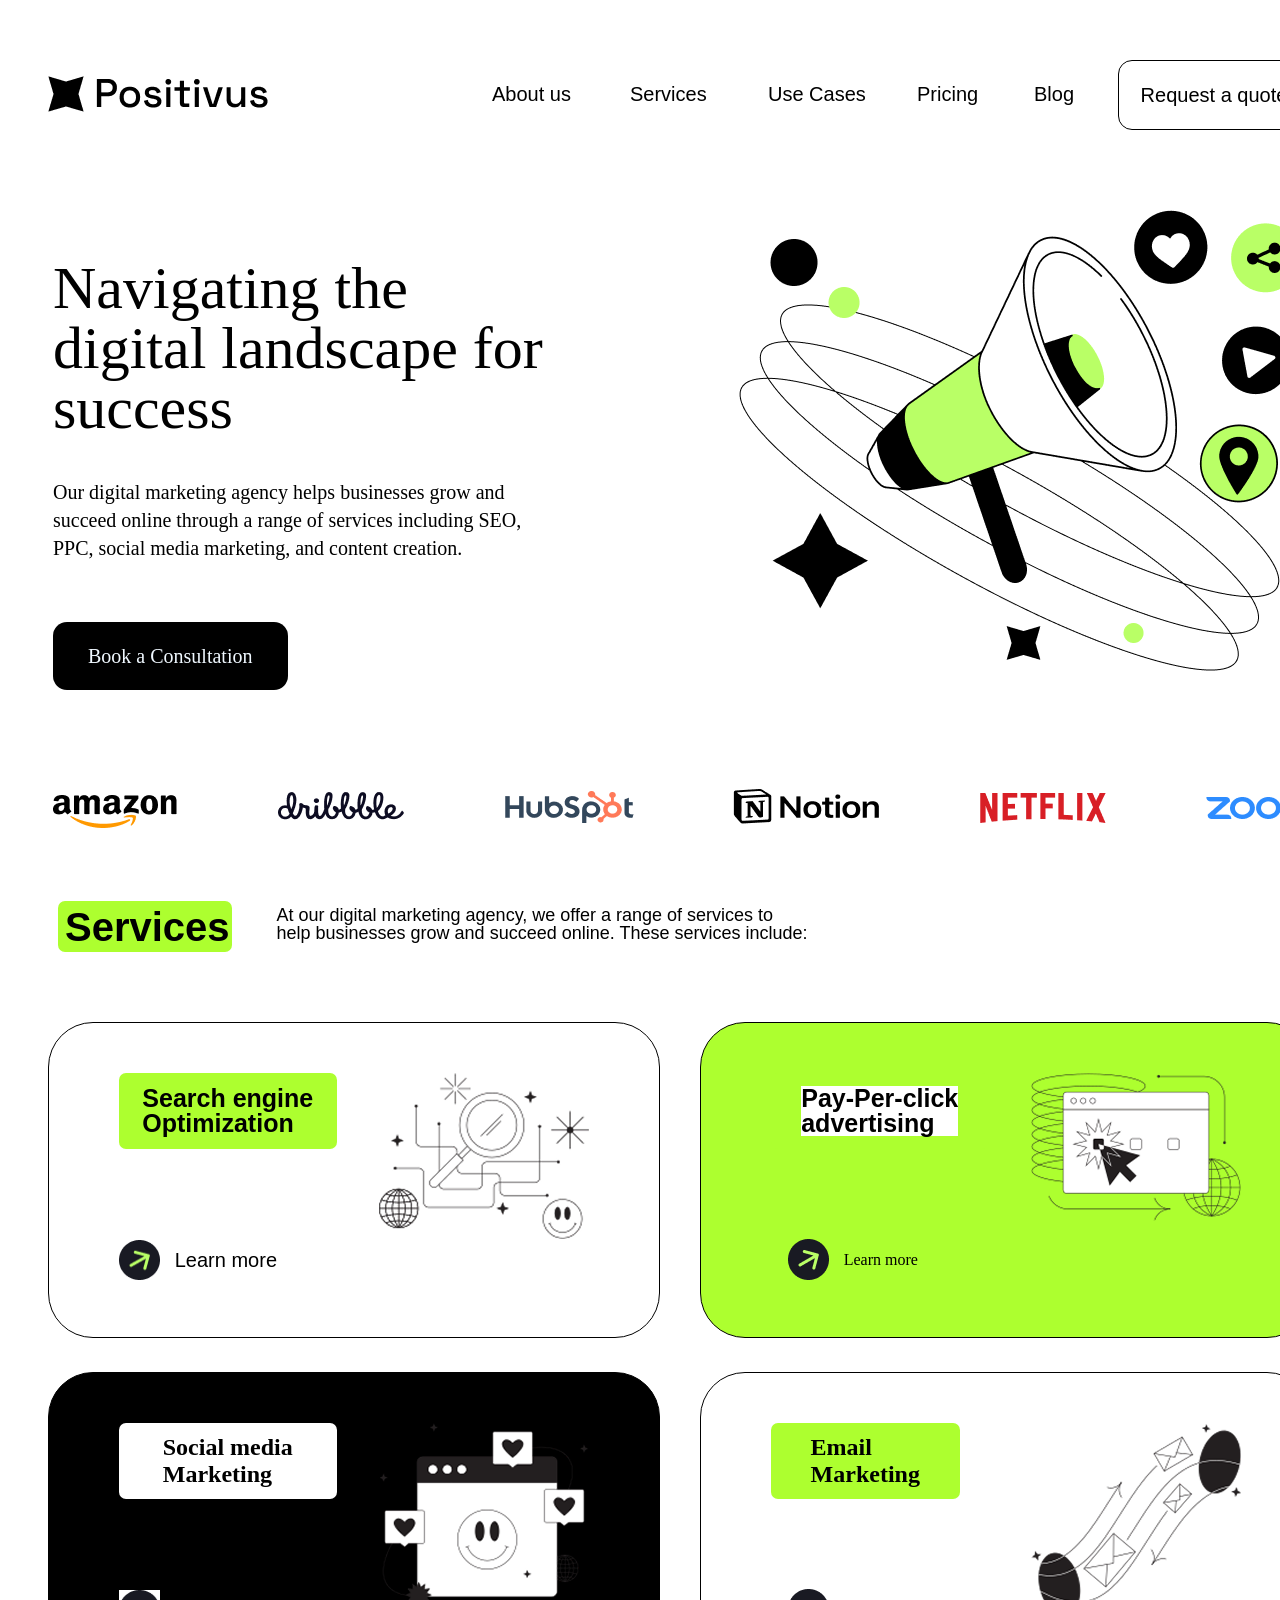
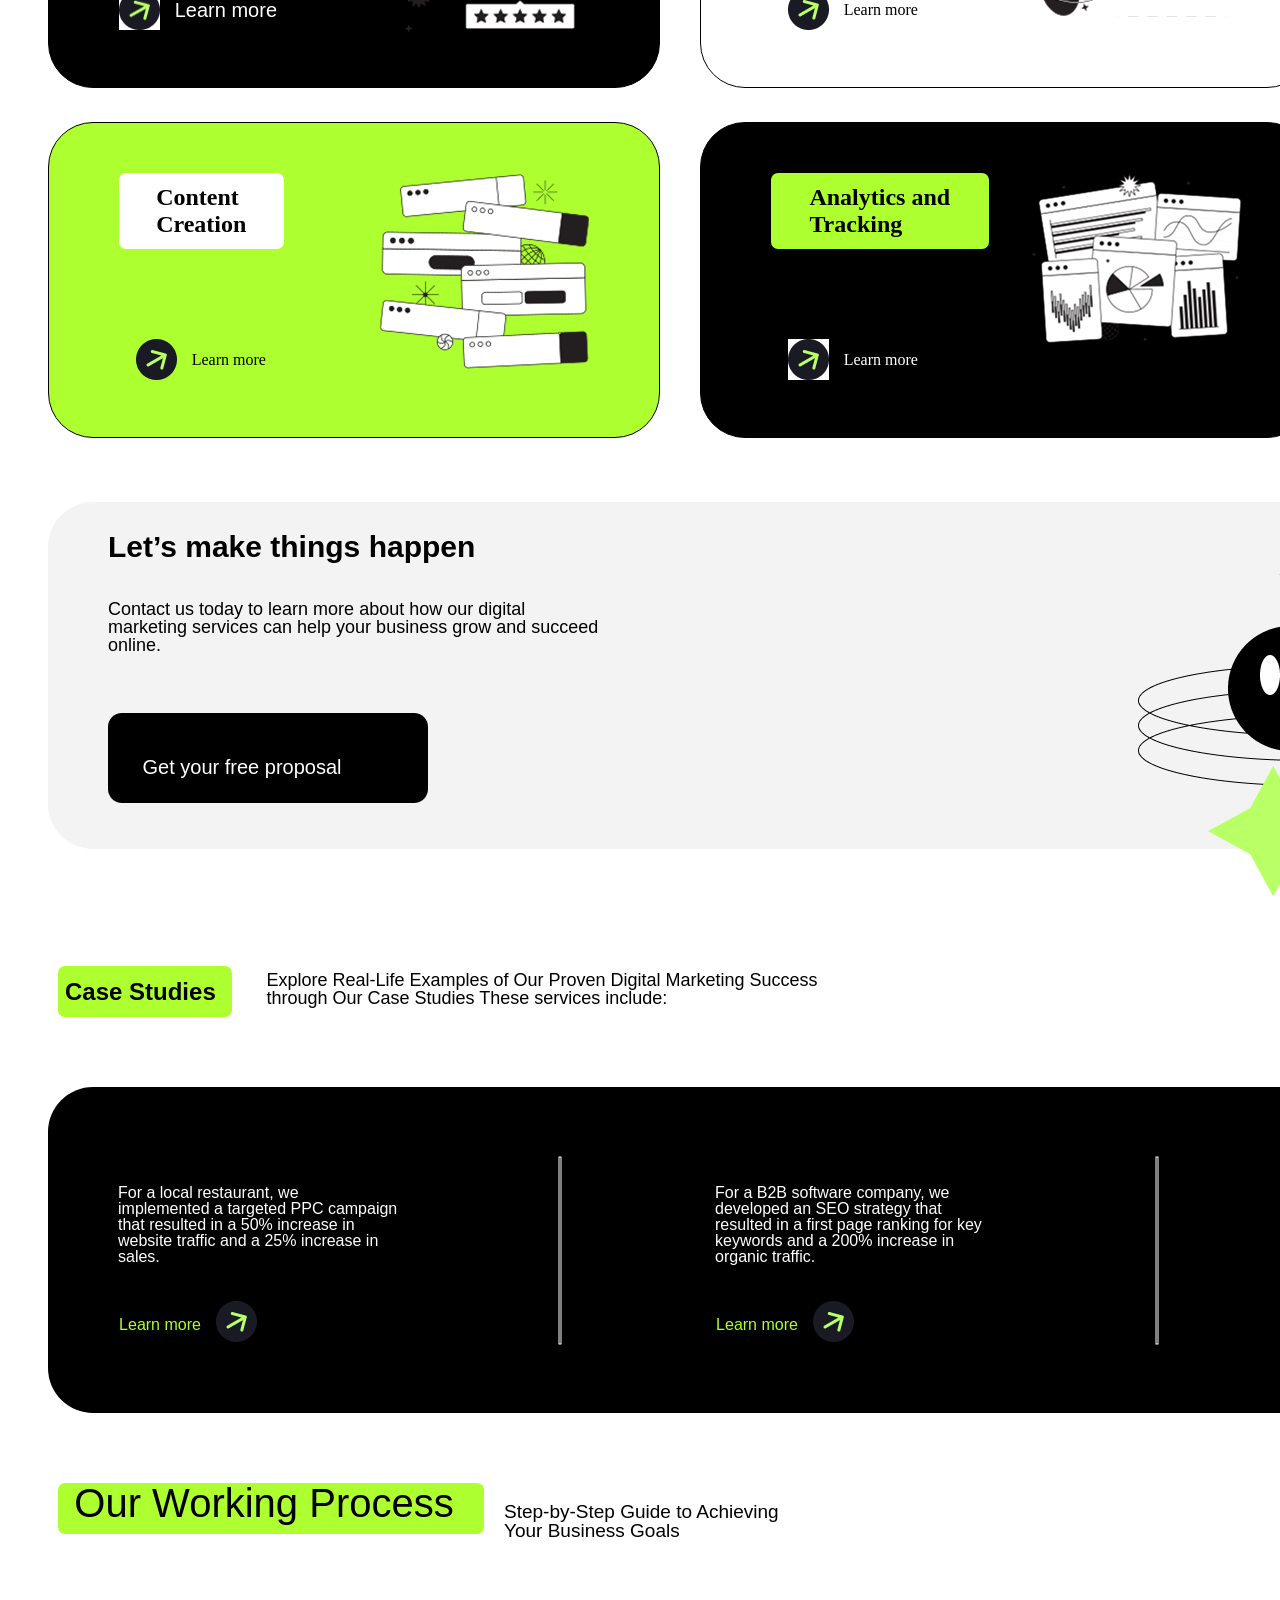
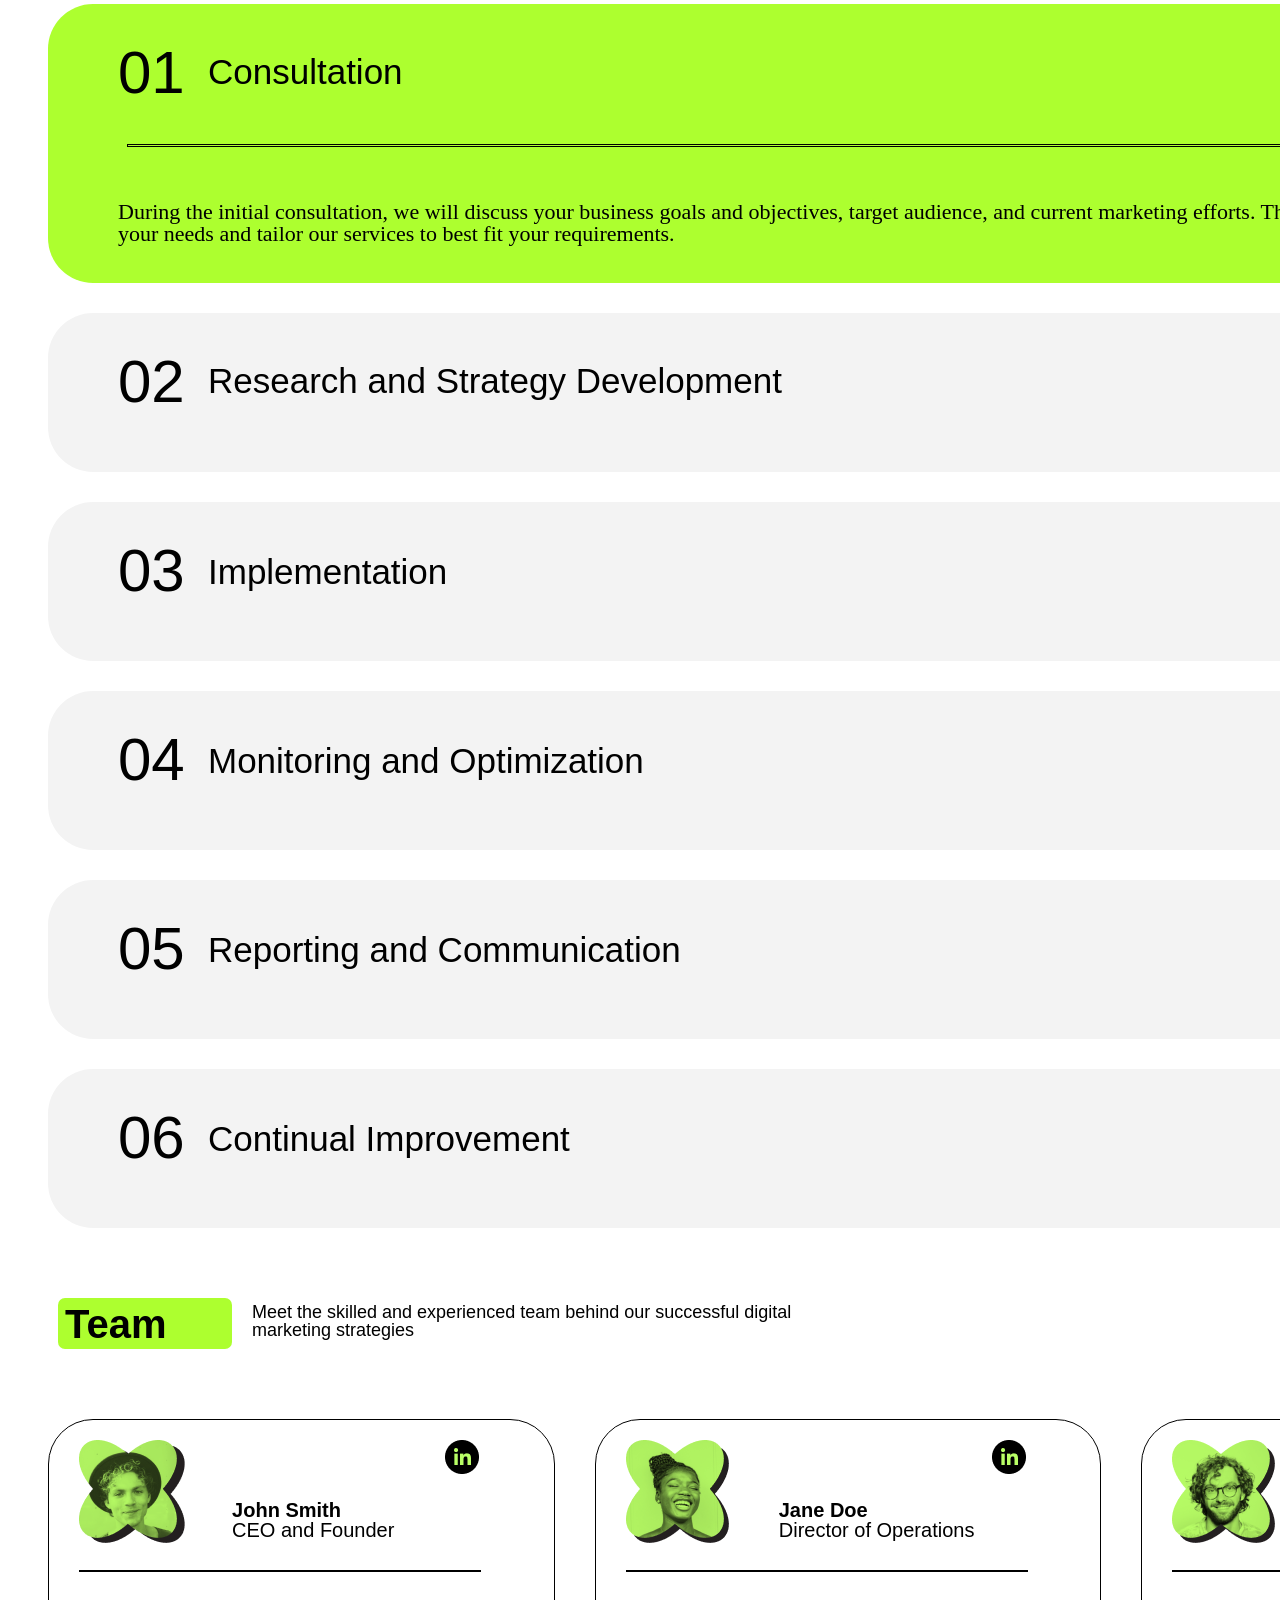
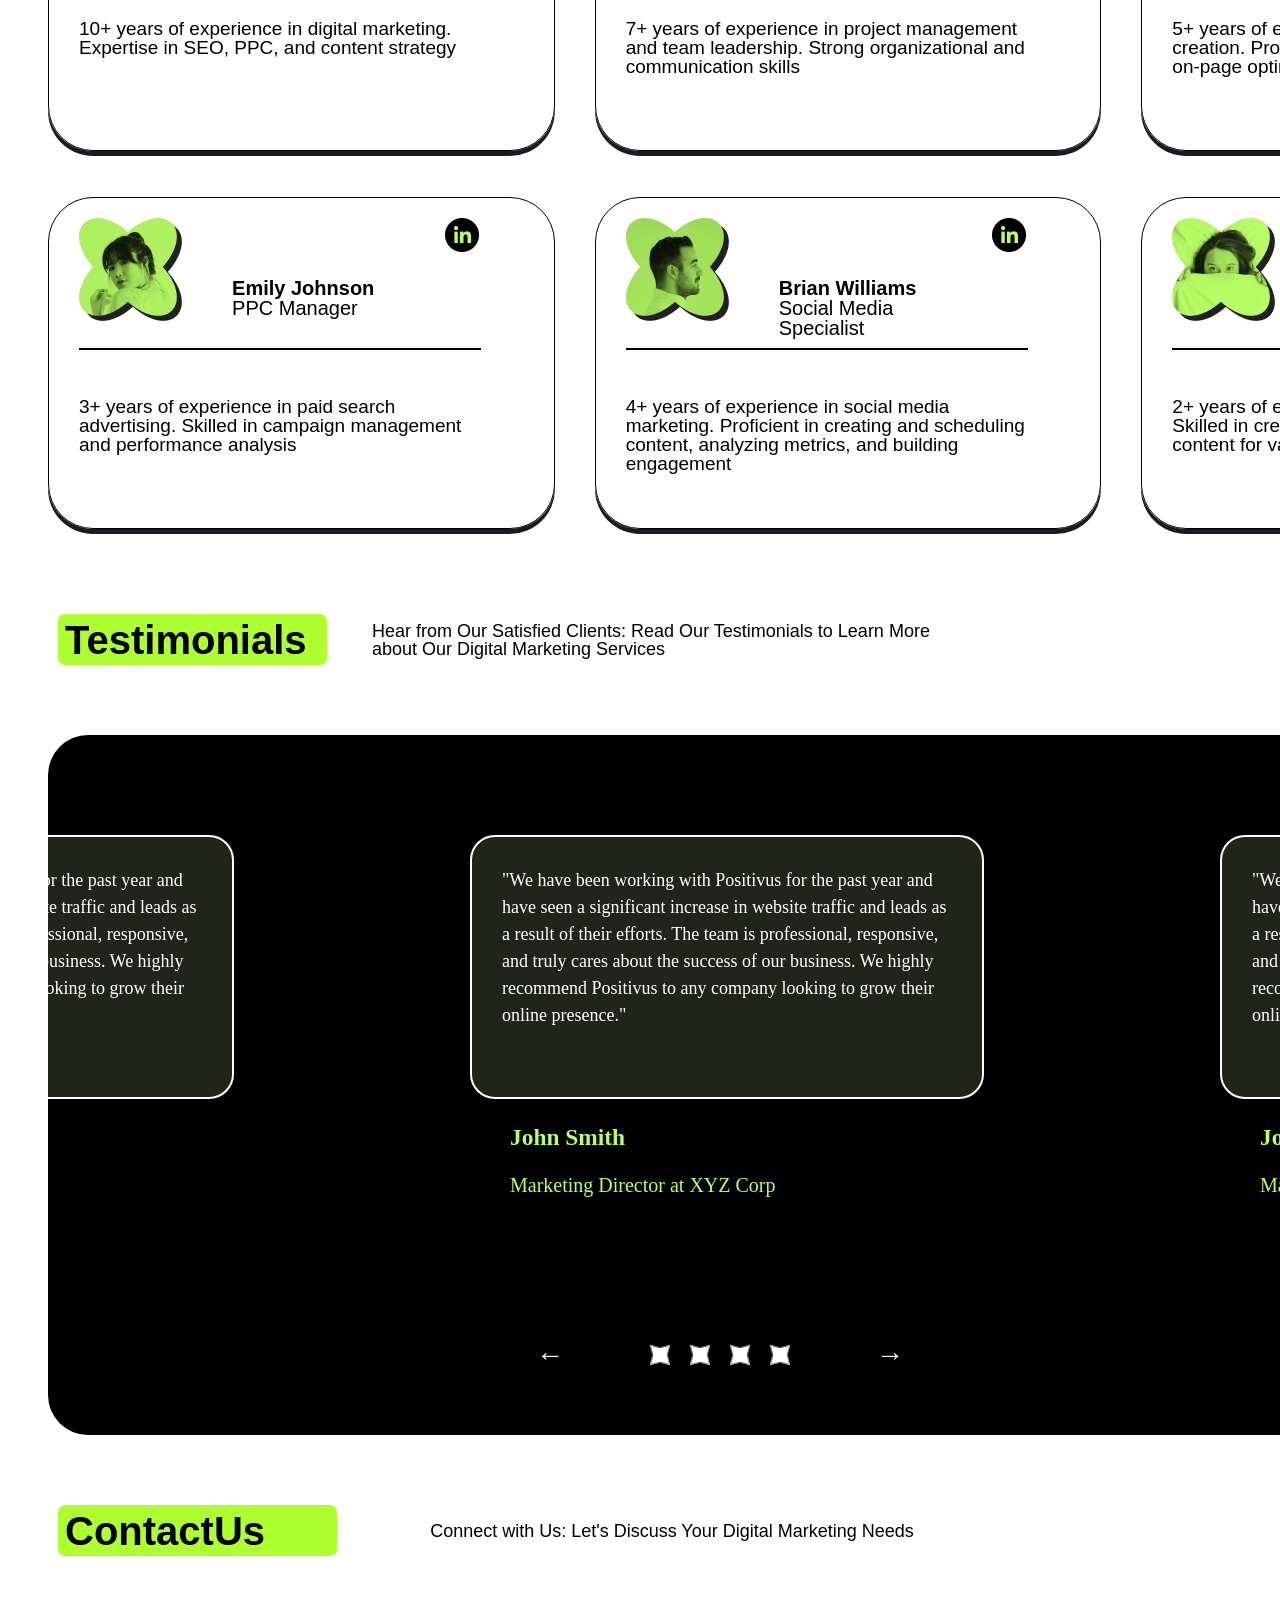
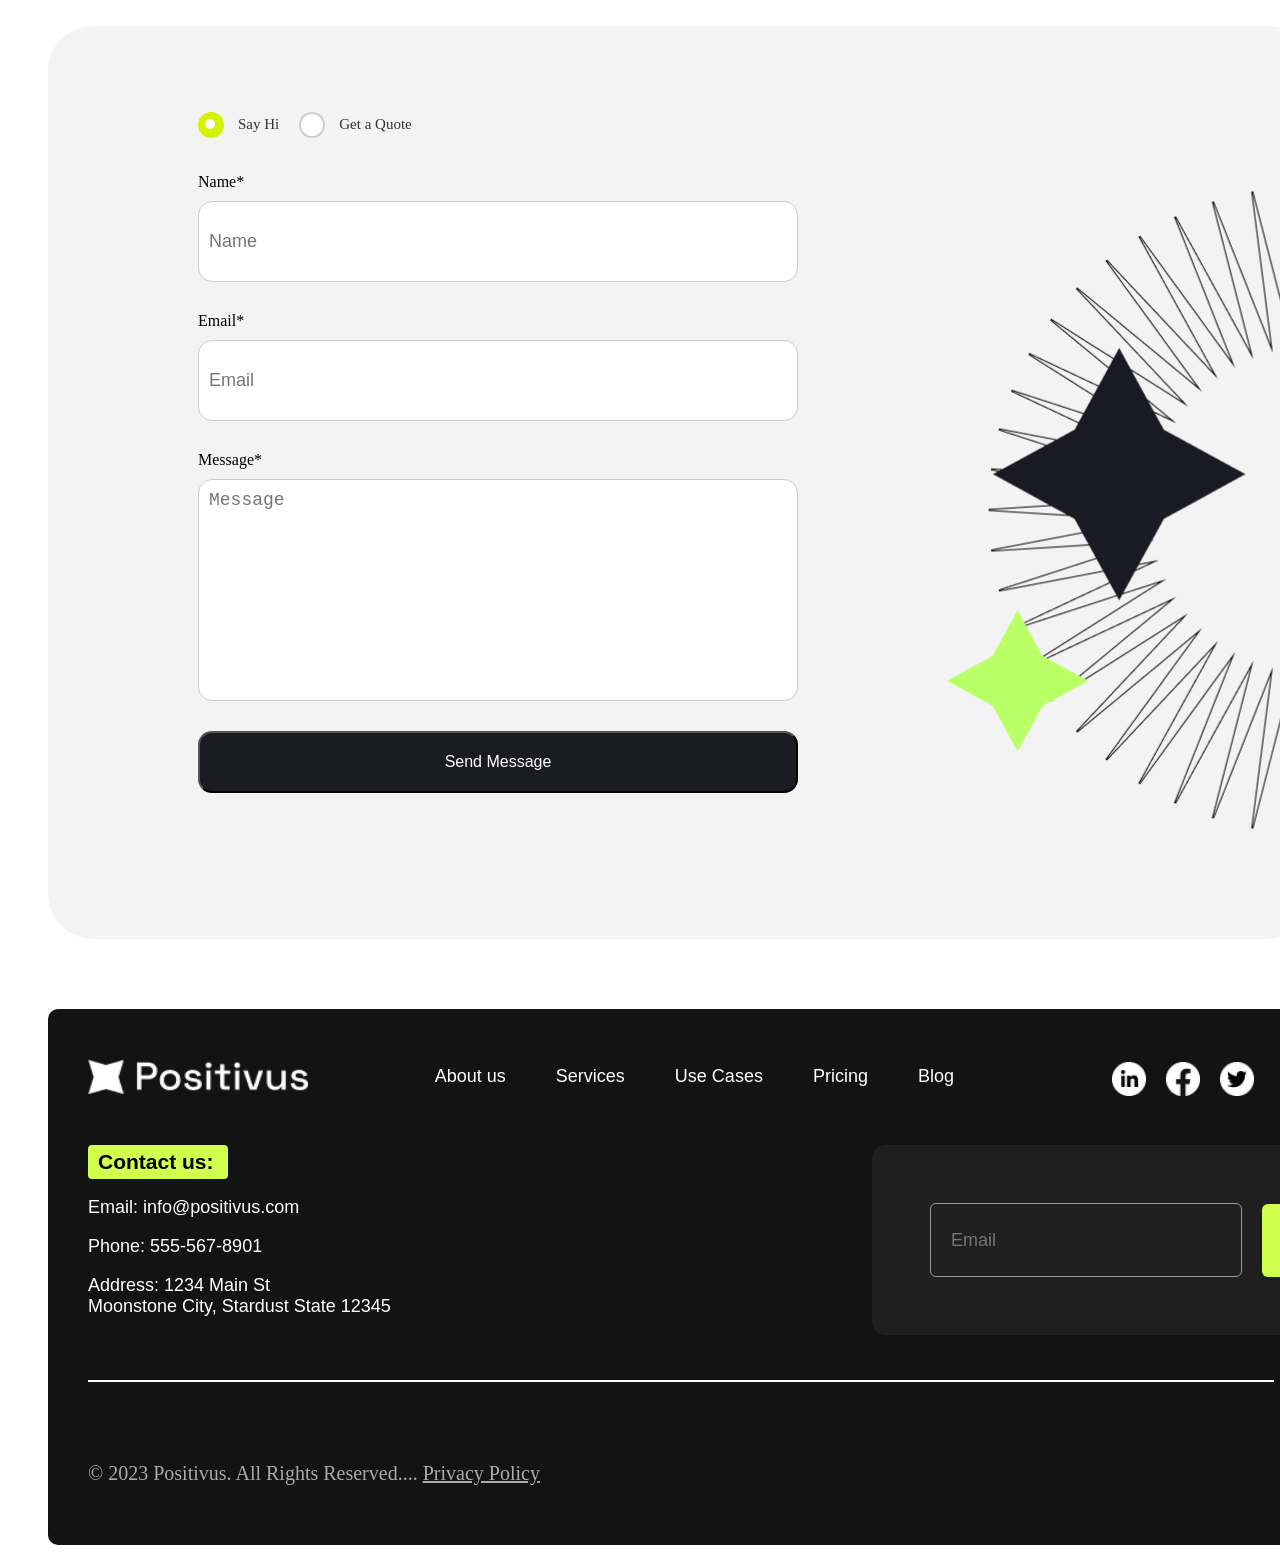
<file: index.html>
<!DOCTYPE html>
<html lang="en">

<head>
  <meta charset="UTF-8">
  <meta name="viewport" content="width=device-width, initial-scale=1.0">
  <title>Document</title>
  <style>
    .section {
      width: 1600px;
      max-width: 100%;
      margin-left: 20px;
      box-sizing: border-box;
    }

    .home {
      max-width: 100%;
      top: 4423px;

    }

    .landingpage {
      display: flex;
      flex-direction: column;
      height: auto;
      margin-top: 60px;
      gap: 70px;

    }

    .navbar {
      display: flex;
      width: 1440px;
      height: 68px;
      justify-content: space-between;
      width: 100%;
      box-sizing: border-box;
      align-items: center;
    }

    #frame9 {
      display: flex;
      padding-bottom: 10px;
      padding-top: 10px;
      gap: 10px;
      width: 219.54px;
      height: 36px;
    }

    .frame10 {
      display: flex;
      width: 830px;
      height: 68px;
      gap: 40px;
      margin-left: 100px;
      align-content: center;

    }

    .frame10 a {
      font-family: 'Space Grotesk', sans-serif;
      font-weight: 400;
      font-size: 20px;
      line-height: 28px;
      letter-spacing: 0%;
      padding-bottom: 10px;
      padding-top: 20px;
      display: flex;
      padding-left: 10px;
    }

    .btn {
      display: flex;
      width: 180px;
      height: 68px;
      border-radius: 14px;
      padding-right: 5px;
      border: 1px solid black;
      justify-content: center;


    }

    .head {
      display: flex;
      height: 515px;
      justify-content: space-between;
      width: 100%;
      box-sizing: border-box;
      gap: 35px;
      flex-direction: row;
    }

    .frame13 {
      display: flex;
      width: 531px;
      height: 481px;
      gap: 40px;
      flex-direction: column;
      margin-left: 5px;
    }

    .frame13 h1 {
      width: 531px;
      height: 100px;
      font-weight: 500;
      font-size: 60px;
      line-height: 100%;
      letter-spacing: 0%;
      color: black;
      font-family: Space Grotesk;
    }

    .frame13 p {
      width: 498px;
      height: 100px;
      line-height: 28px;
      font-size: 20px;
      letter-spacing: 0%;
      font-weight: 400;
      font-family: Space Grotesk;
    }

    .btn2 {
      display: flex;
      flex-direction: row;
      border-radius: 14px;
      color: aliceblue;
      background-color: black;
      width: 200px;
      height: 68px;
      padding-left: 35px;
    }

    .btn2 p {
      width: 194px;
      height: 28px;
      font-weight: 400;
      font-size: 20px;
      line-height: 28px;
      letter-spacing: 0%;
      align-items: center;
      font-family: Space Grotesk;
    }

    .illustration {
      width: 600.46px;
      height: 515px;
    }
    


    .logos {
      display: flex;
      width: 1600px;
      height: 48px;
      justify-content: space-between;
      width: 100%;
      box-sizing: border-box;
      margin-left: 5px;
    }

    .services,
    .case,
    .process,
    .team {
      display: flex;
      flex-direction: row;
      width: 1440px;
      height: 51px;
      width: 100%;
      top: 971px;
      gap: 20px;
      margin-left: 10px;
    }

    .heading,
    .heading1 {
      display: flex;
      flex-direction: column;
      width: 160px;
      height: 51px;
      border-radius: 7px;
      padding-left: 7px;
      padding-right: 7px;
      gap: 10px;
      background-color: greenyellow;
      justify-content: center;
    }

    .heading h2 {
      font-weight: bolder;
      font-size: 40px;
      line-height: 100%;
      letter-spacing: 0%;
      width: 164px;
      height: 51px;
      font-family: sans-serif
    }

    .para,
    .para1 {
      display: flex;
      font-weight: 400;
      font-size: 18px;
      line-height: 100%;
      letter-spacing: 0%;
      width: 580px;
      height: 46px;
      font-family: sans-serif;
      justify-content: center;
      align-items: center;

    }

    .block {
      display: flex;
      flex-direction: column;
      width: 1440px;
      height: 1010px;
      gap: 40px;
      top: 1102px;
      width: 100%;
      box-sizing: border-box;
    }

    .section1,
    .section2,
    .section3 {
      display: flex;
      flex-direction: row;
      width: 1440px;
      height: 310px;
      width: 100%;
      box-sizing: border-box;
      gap: 40px;

    }

    .card1,
    .card2,
    .card3 {
      display: flex;
      flex-direction: row;
      width: 100%;
      height: 316px;
      justify-content: space-around;
      padding: 50px;
      border: 1px solid #000;
      border-radius: 45px;
      box-sizing: border-box;
    }

    .hlink,
    .hlink1,
    .hlink2,
    .hlink3 {
      display: flex;
      height: 210px;
      width: 221px;
      gap: 90px;
      flex-direction: column;
    }

    .hlink4,
    .hlink5 {
      display: flex;
      height: 210px;
      width: 221px;
      gap: 90px;
      flex-direction: column;
    }

    .text,
    .text1 {
      display: flex;
      height: 76px;
      width: 190px;
      background-color: greenyellow;
      border-radius: 7px;
      padding-left: 14px;
      padding-right: 14px;
      gap: 10px;
      justify-content: center;
      align-items: center;
    }

    .label,
    .label1,
    .lable2,
    .lable3 {
      display: flex;
      font-weight: bold;
      font-size: 25px;
      line-height: 100%;
      letter-spacing: 0%;
      font-family: sans-serif;
    }

    .lable4,
    .lable5 {
      display: flex;
      font-weight: bold;
      font-size: 25px;
      line-height: 100%;
      letter-spacing: 0%;
      font-family: sans-serif;
    }

    .link,
    .link1,
    .link2,
    .link3 {
      display: flex;
      flex-direction: row;
      width: 164px;
      height: 41px;
      gap: 15px;
      align-items: center;
      justify-content: center;
    }

    .link4,
    .link5 {
      display: flex;
      flex-direction: row;
      width: 164px;
      height: 41px;
      gap: 15px;
      align-items: center;
      justify-content: center;
    }

    .link img {
      width: 41px;
      height: 40px;
    }

    .link p {
      display: flex;
      width: 108px;
      height: 20px;
      font-weight: 400;
      font-size: 20px;
      line-height: 100%;
      letter-spacing: 0%;
      font-family: sans-serif;
    }

    .illustration2 {
      width: 210px;
      height: 170px;
    }

    illustration3 {
      width: 210px;
      height: 147.62px;
    }

    .text2,
    .text3,
    .text4,
    .text5 {
      width: 190px;
      height: 76px;
      display: flex;
      background-color: white;
      border-radius: 7px;
      padding-left: 14px;
      padding-right: 14px;
      gap: 10px;
      justify-content: center;
      align-items: center;
    }

    .link2 img {
      width: 41px;
      height: 40px;

    }

    .link2 p {
      display: flex;
      width: 108px;
      height: 20px;
      font-weight: 400;
      font-size: 20px;
      line-height: 100%;
      letter-spacing: 0%;
      font-family: sans-serif;
    }

    .CTAblock {
      display: flex;
      width: 1600px;
      height: 394px;
      top: 2212px;
      flex-direction: column;
      width: 100%;
      box-sizing: border-box;
    }

    .card7 {
      width: 1500px;
      height: 347px;
      border-radius: 45px;
      display: flex;
      flex-direction: row;
      padding-left: 60px;
      padding-right: 60px;
      gap: 530px;
      background-color: #F3F3F3;
      justify-content: space-between;
    }

    .TB {
      display: flex;
      flex-direction: column;
      width: 500px;
      height: 226px;
      gap: 26px;
    }

    .text6 h3 {
      width: 500px;
      height: 38px;
      font-weight: bold;
      font-size: 30px;
      line-height: 100%;
      letter-spacing: 0%;
      font-family: sans-serif;
    }

    .text6 p {
      width: 500px;
      height: 69px;
      font-weight: 400px;
      font-size: 18px;
      line-height: 100%;
      letter-spacing: 0%;
      font-family: sans-serif;
    }

    .button {
      width: 270px;
      height: 50px;
      border-radius: 14px;
      background-color: #000;
      padding: 20px 25px;
      gap: 10px;
    }

    .button p {
      width: 218px;
      height: 25px;
      font-weight: 500px;
      font-size: 20px;
      line-height: 28px;
      letter-spacing: 0%;
      font-family: sans-serif;
      color: white;
      text-align: center;
    }

    .casestudy {
      display: flex;
      width: 1500px;
      height: 326px;
      top: 2877px;
      flex-direction: column;
      gap: 10px;
      left: 3px;
    }

    .caseblock {
      width: 1480px;
      height: 326px;
      border-radius: 45px;
      display: flex;
      flex-direction: row;
      padding: 60px 70px;
      gap: 55px;
      background-color: black;
      align-items: center;
      justify-content: space-between;
    }

    .block1,
    .block2,
    .block3 {
      display: flex;
      width: 286px;
      height: 163px;
      gap: 20px;
      flex-direction: column;
      list-style: none;
    }

    .link6,
    .link7,
    .link8 {
      display: flex;
      flex-direction: row;
      width: 140px;
      height: 28px;
      gap: 15px;
      align-items: self-start;
      justify-content: center;

    }

    .block1,
    .block2,
    .block3 p {
      width: 286px;
      height: 163px;
      font-weight: 500;
      font-size: 16px;
      line-height: 100%;
      letter-spacing: 0%;
      font-family: sans-serif;
    }

    .divideline {
      width: 186px;
      height: 1px;
      border: 1px solid white;
      transform: rotate(-90deg);
    }

    .heading3 {
      display: flex;
      border-radius: 7px;
      padding-left: 7px;
      padding-right: 7px;
      gap: 10px;
      align-items: center;
    }

    .heading3 h2 {
      display: flex;
      width: 398px;
      height: 51px;
      font-weight: 500;
      font-size: 40px;
      line-height: 100%;
      letter-spacing: 0%;
      font-family: sans-serif;
      justify-content: center;
    }

    .para2 p {
      display: flex;
      width: 292px;
      height: 46px;
      font-weight: 500;
      font-size: 19px;
      line-height: 100%;
      letter-spacing: 0%;
      font-family: sans-serif;
    }

    .processblock {
      display: flex;
      flex-direction: column;
      width: 1600px;
      height: 1224px;
      top: 3474px;
      left: 3px;
      gap: 30px;

    }

    .c1 {
      display: flex;
      flex-direction: column;
      width: 1600px;
      height: 279px;
      border-radius: 45px;
      padding-left: 41px 60px;
      gap: 30px;
      background-color: greenyellow;
    }

    .c2 {
      display: flex;
      flex-direction: column;
      width: 1600px;
      height: 159px;
      border-radius: 45px;
      padding-left: 41px 60px;
      gap: 30px;
      background-color: #F3F3F3;

    }

    .content {
      width: 1440px;
      height: 77px;
      display: flex;
      justify-content: space-between;
      flex-direction: row;
      margin-left: 70px;
      margin-right: 100px;
      margin-top: 30px;
    }

    .txt1,
    .txt2,
    .txt3,
    .txt4 {
      display: flex;
      flex-direction: row;
      width: 1440px;
      height: 77px;
      gap: 25px;
    }

    #no,
    #no1,
    #no2,
    #no4 {
      display: flex;
      width: 65px;
      height: 77px;
      font-weight: 500;
      font-size: 60px;
      line-height: 100%;
      letter-spacing: 0%;
      font-family: sans-serif;
      align-items: center;
    }

    .para3,
    .para5,
    .para6 {
      display: flex;
      width: 612px;
      height: 38px;
      font-weight: 500;
      font-size: 35px;
      line-height: 100%;
      letter-spacing: 0%;
      font-family: sans-serif;
      margin-top: 20px;
    }

    .dividerline {
      display: flex;
      width: 1440px;
      height: 1px;
      border: 1px solid black;
      transform: rotate(0deg);
      margin: auto;
    }

    .para4 p {
      display: flex;
      width: 1440px;
      height: 60px;
      font-weight: 500;
      font-size: 22px;
      line-height: 100%;
      letter-spacing: 0%;
      font-family: 'Times New Roman', Times, serif;
      margin-left: 70px;
      margin-right: 100px;
    }

    .content1,
    .content2,
    .content3 {
      width: 1440px;
      height: 77px;
      display: flex;
      justify-content: space-between;
      flex-direction: row;
      margin-left: 70px;
      margin-right: 100px;
      margin-top: 30px;
    }

    .groupcards {
      width: 1600px;
      height: 725px;
      display: flex;
      flex-direction: column;
      top: 4969px;
      gap: 40px;
      align-items: center;
    }

    .row1,
    .row2 {
      width: 1600px;
      height: 338px;
      display: flex;
      flex-direction: row;
      gap: 40px;
      justify-content: flex-start;
    }

    .gcard1,
    .gcard2 {
      width: 700px;
      height: 290px;
      display: flex;
      flex-direction: column;
      border-radius: 45px;
      gap: 20px;
      border: 1px solid black;
      padding: 20px 30px;
      box-shadow: 0px 5px 0px 0px #191A23;

    }

    .box {
      display: flex;
      width: 317px;
      height: 227px;
      flex-direction: column;
      gap: 28px;
      
    }

    .person {
      width: 400px;
      height: 102px;
      display: flex;
      flex-direction: column;
      max-width: 100%;

    }

    .picture {
      width: 400px;
      height: 102px;
      display: flex;
      flex-direction: row;

    }

    #pic {
      height: 102px;
      width: 150px;
    }

    .name {
      width: 240px;
      height: 49px;
      font-size: 20px;
      font-weight: 500;
      line-height: 100%;
      letter-spacing: 0%;
      font-family: sans-serif;
      padding-top: 40px;
      padding-left: 20px;

    }

    .dline {
      display: flex;
      width: 400px;
      height: 1px;
      border: 1px solid black;
    }

    .para7 {
      width: 400px;
      height: 69px;
      font-size: 19px;
      font-weight: 400;
      line-height: 100%;
      letter-spacing: 0%;
      font-family: sans-serif;

    }

    .testimonial,
    .contactus {

      display: flex;
      flex-direction: row;
      width: 1500px;
      height: 51px;
      gap: 45px;
      top: 971px;
      align-items: center;
      margin-left: 10px;
    }

    .contactpage {
      display: flex;
      flex-direction: row;
      height: 773px;
      border-radius: 45px;
      padding-top: 60px;
      padding-left: 100px;
      padding-bottom: 80px;
      background-color: #F3F3F3;
      gap: 10px;
      justify-content: space-between;
    }

    .container {
      display: flex;
      flex-direction: row;
      width: 700px;
      height: 633px;
      border-radius: 45px;
      padding-top: 30px;
      padding-left: 50px;
      padding-bottom: 80px;
      padding-right: 100px;
      gap: 10px;
    }

    .contact-form {
      width: 600px;
      height: 600px;
      display: flex;
      flex-direction: column;
      gap: 30px;
    }

    .radio-group {
      display: flex;
      gap: 20px;
      margin-bottom: 10px;

    }

    .radio-group label {
      display: flex;
      font-size: 15px;
      align-items: center;
    }

    .input-group {
      display: flex;
      flex-direction: column;
      gap: 5px;
    }

    .custom-radio {
      position: relative;
      padding-left: 40px;
      cursor: pointer;
      font-size: 18px;
      user-select: none;
      display: flex;
      align-items: center;
      color: #333;
    }

    .custom-radio input[type="radio"] {
      position: absolute;
      opacity: 0;
      cursor: pointer;
    }

    .checkmark {
      position: absolute;
      left: 0;
      top: 50%;
      transform: translateY(-50%);
      height: 22px;
      width: 22px;
      border-radius: 50%;
      border: 2px solid #ccc;
      background-color: white;
      transition: all 0.3s ease;
    }
    /* When the radio button is checked, add a greenyellow background */
    .custom-radio input[type="radio"]:checked + .checkmark {
      background-color: #d4f205; /* Green-yellow */
      border-color: #d4f205;
    }
    /* Create the indicator (the dot/circle - hidden when not checked) */
    .checkmark::after {
      content: "";
      position: absolute;
      display: none;
    }
     /* Show the indicator (dot/circle) when checked */
    .custom-radio input[type="radio"]:checked + .checkmark::after {
      display: block;
    }

    .custom-radio .checkmark::after {
      top: 5px;
      left: 5px;
      width: 10px;
      height: 10px;
      border-radius: 50%;
      background: white;
    }
    .input-group label {
      margin-bottom: 5px;
      font-size: 16px;
    }

    input,
    textarea {
      padding: 10px;
      font-size: 18px;
      border: 1px solid #ccc;
      border-radius: 14px;
      resize: none;
      height: 59px;
    }

    textarea {
      height: 200px;
    }

    button {
      background-color: #1a1b23;
      color: white;
      font-size: 16px;
      border-radius: 14px;
      cursor: pointer;
      padding: 20px;

    }

    .decor {
      display: flex;
      width: 400px;
      height: 648px;
      top: 60px;
      right: 500px;
      margin-top: 100px;
      overflow: hidden;

    }

    .testblock {
      height: 620px;
      width: 1530px;
      top: 6033px;
      background-color: black;
      border-radius: 40px;
      display: flex;
      padding: 40px;
      max-width: 100%;
      overflow: hidden;
    }

    .fullblock {
      display: flex;
      flex-direction: column;
      border-radius: 20px;
      position: relative;
      width: 100%;
      height: 100%;
      padding: 60px 0;

    }

    .cardsblock {
      display: flex;
      flex-direction: row;
      justify-content: center;
      align-items: flex-start;
      gap: 40px;
      width: 1918px;
      height: 450px;
      position: relative;
      left: 50%;
      transform: translateX(-50%);
    }

    .cards1,
    .cards3,
    .cards2 {
      width: 500px;
      height: 380px;
      position: absolute;
      top: 0;
      border-radius: 45px;
    }

    .cards1 {
      left: calc(50% - 750px);
      /* Center - (card width + gap) */
      transform: translateX(-50%);
    }

    .cards2 {
      left: 50%;
      transform: translateX(-50%);
    }

    .cards3 {
      left: calc(50% + 750px);
      /* Center + (card width + gap) */
      transform: translateX(-50%);
    }

    .testimonial-bubble {
      width: 450px;
      min-height: 200px;
      padding: 30px;
      background: #21241D;
      border: 2px solid #FFFFFF;
      border-radius: 25px;
      color: #FFFFFF;
      font-size: 18px;
      line-height: 1.5;
      position: relative;
      margin: 0 auto;
    }

    .author-info {
      width: 450px;
      margin: 25px auto 0;
      font-size: 20px;
      color: #B9FF66;
      padding-left: 30px;
    }

    .navigation {
      display: flex;
      justify-content: center;
      align-items: center;
      gap: 30px;
      margin-top: 40px;
    }

    .arrow {
      cursor: pointer;
      font-size: 28px;
      color: #FFFFFF;
      padding: 5px 20px;

      width: 100px;
      height: 50px;
      display: flex;
      align-items: center;
      justify-content: center;
    }

    .dots {
      display: flex;
      gap: 20px;
    }

    .dot {
      width: 20px;
      height: 20px;
      background-image: url('Navigation stars.png');
      /* update the path as needed */
      background-size: cover;
      background-repeat: no-repeat;
      background-position: center;
      cursor: pointer;
      transition: opacity 0.3s;
    }


    .footer {
      background-color: #131313;
      padding: 40px;
      border-radius: 10px;
    }

    .footer-top {
      display: flex;
      flex-direction: column;
      gap: 40px;
    }

    .footer-header {
      display: flex;
      justify-content: space-between;
      align-items: center;
      flex-wrap: wrap;
      gap: 20px;
    }

    .footer-logo {
      font-size: 24px;
      font-weight: bold;
    }

    .footer-nav {
      width: 550px;
      height: 23px;
      display: flex;
      gap: 50px;
      flex-wrap: wrap;
    }

    .footer-nav a {
      color: white;
      text-decoration: none;
      font-size: 18px;
      font-family: sans-serif;
    }

    .social-icons {
      width: 130px;
      height: 30px;
      display: flex;
      gap: 20px;
      padding-right: 30px;
    }

    .social-icons img {
      width: 34px;
      height: 34px;
    }

    .footer-middle {
      width: 1500px;
      height: 185px;
      display: flex;
      justify-content: space-between;
      gap: 154px;

    }

    .contact-section {
      width: 332px;
      height: 185px;
      max-width: 50%;
      color: white;
      gap: 50px;
    }

    .contact-label {
      width: 120px;
      height: 26px;
      background-color: #D1FF4D;
      color: black;
      font-size: 21px;
      font-weight: 600;
      padding: 4px 10px;
      border-radius: 4px;
      display: flex;
      margin-bottom: 10px;
      font-family: sans-serif;
      align-items: center;
    }

    .contact-section p {
      font-size: 18px;
      margin-bottom: 6px;
      font-family: sans-serif;
    }

    .footer-subscribe {
      width: 600px;
      height: 150px;
      background-color: #1F1F1F;
      padding: 20px 58px;
      border-radius: 14px;
      display: flex;
      gap: 20px;
      align-items: center;
      display: flex;
    }

    .footer-subscribe input {
      display: flex;
      gap: 10px;
      border: 1px solid #999;
      border-radius: 6px;
      background: transparent;
      color: white;
      width: 285px;
      height: 62px;
      padding: 5px 20px;
    }

    .footer-subscribe button {
      display: flex;
      width: 280px;
      background-color: #D1FF4D;
      color: black;
      border: none;
      padding: 25px 20px;
      border-radius: 6px;
      font-weight: 600;
      font-size: 20px;
      cursor: pointer;
      justify-content: center;
    }

    .footer-bottom {
      padding-top: 20px;
      display: flex;
      flex-wrap: wrap;
      font-size: 20px;
      color: #aaa;
      margin-top: 40px;
    }

    .footer-divider {
      margin-top: 50px;
      border: 1px solid white;
      background-color: white;
      width: 100%;
    }

    .footer-bottom a {
      color: #aaa;
      text-decoration: underline;
    }

   @media (max-width: 768px) {
  .navbar {
    flex-direction: column;
    align-items: flex-start;
    gap: 10px;
    height: auto;
    padding: 10px;
  }

  #frame9 {
    width: 160px;
    height: auto;
    padding-top: 5px;
    padding-bottom: 5px;
  }

  .frame10 {
    flex-direction: column;
    width: 100%;
    margin-left: 0;
    gap: 16px;
    height: auto;
    align-items: flex-start;
  }

  .frame10 a {
    font-size: 16px;
    padding: 8px 0;
    line-height: 24px;
    padding-left: 0;
  }

  .btn {
    width: 50%;
    height: 50px;
    justify-content: center;
    margin-left: 0;
  }

  .btn a {
    font-size: 16px;
    line-height: 24px;
    padding: 12px 0;
    display: inline-block;
    width: 100%;
    text-align: center;
  }

  @media (max-width: 768px) {
  .head {
    align-items: center;
    height: auto;
    gap: 20px;
    padding: 10px;
    margin-left: 0;
  }

  .frame13 {
    max-width: 100%;
    height: auto;
    text-align: center;
    gap: 20px;
  }

  .frame13 h1 {
    font-size: 28px;
    font-weight: bold;
    line-height: 1.2;
    width: 100%;
    height: auto;
  }
  .frame13 p {
    font-size: 16px;
    line-height: 24px;
    width: 100%;
    height: auto;
  }

  .btn2 {
    width: 100%;
    height: 50px;
    justify-content: center;
    padding-left: 0;
  }

  .btn2 p {
    font-size: 16px;
    width: auto;
    height: auto;
  }

  .illustration {
    width: 100%;
    height: auto;
    display: flex;
    justify-content: center;
  }

  .illustration img {
    max-width: 100%;
    height: auto;
  }
}

}


  </style>
</head>

<body>
  <section class="section">
    <div class="home">
      <div class="landingpage">
        <section class="section">
          <div class="navbar">
            <img id="frame9" src="images/Property 1=Default.png">
            <nav class="frame10">
              <a style="width: 88px; height: 28px;">About us </a>
              <a style="width: 88px; height: 28px;">Services</a>
              <a style="width: 99px; height: 28px;">Use Cases</a>
              <a style="width: 67px; height: 28px;">Pricing</a>
              <a style="width: 44px; height: 28px;">Blog</a>
              <div class="btn">
                <a id="btn1"> Request a quote</> </a>
              </div>
            </nav>
          </div>
        </section>
        <section class="section">
          <div class="head">
            <div class="frame13">
              <h1> Navigating the <br> digital landscape for success</h1>
              <p> Our digital marketing agency helps businesses grow and succeed online through a range of services
                including SEO, PPC, social media marketing, and content creation.</p>
              <div class="btn2">
                <p>Book a Consultation</p>
              </div>
            </div>
            <div class="illustration">
              <img src="images/Illustration.png">
            </div>
          </div>
        </section>
        <section class="section">
          <div class="logos">
            <img src="images/Company logo.png">
            <img src="images/Company logo (1).png">
            <img src="images/Company logo (2).png">
            <img src="images/Company logo (5).png">
            <img src="images/Company logo (7).png">
            <img src="images/Company logo (8).png">
          </div>
        </section>
        <section class="section">
          <div class="services">
            <div class="heading">
              <h2> Services</h2>
            </div>
            <div class="para">
              <p>At our digital marketing agency, we offer a range of services to <br> help businesses grow and succeed
                online.
                These services include:</p>
            </div>
          </div>
        </section>
        <section class="section">
          <div class="block">
            <div class="section1">
              <div class="card1">
                <div class="hlink">
                  <div class="text">
                    <h3 class="label">Search engine <br> Optimization </h3>
                  </div>
                  <div class="link">
                    <img src="images/Icon.png">
                    <p>Learn more</p>
                  </div>
                </div>
                <div class="illustration2">
                  <img src="images/illustration2.png">
                </div>
              </div>
              <div class="card1" style="background-color: greenyellow;">
                <div class="hlink1">
                  <div class="text1">
                    <h3 style="background-color: white;" class="label1">Pay-Per-click <br> advertising </h3>
                  </div>
                  <div class="link1">
                    <img src="images/Icon.png">
                    <p>Learn more</p>
                  </div>
                </div>
                <div class="illustration3">
                  <img src="images/Illustration (2).png">
                </div>
              </div>
            </div>
            <div class="section2">
              <div class="card2" style="background-color: #000;">
                <div class="hlink2">
                  <div class="text2">
                    <h2 class="label2">Social media <br> Marketing </h2>
                  </div>
                  <div class="link2">
                    <img style="background-color: white;" src="Icon.png">
                    <p style="color:white;">Learn more</p>
                  </div>
                </div>
                <div class="illustration3">
                  <img src="images/Illustration (3).png">
                </div>
              </div>
              <div class="card2">
                <div class="hlink3">
                  <div class="text3" style="background-color: greenyellow; width:161px; height: 76px;">
                    <h2 class="label3">Email <br> Marketing </h2>
                  </div>
                  <div class="link3">
                    <img src="images/Icon.png">
                    <p>Learn more</p>
                  </div>
                </div>
                <div class="illustration4">
                  <img src="images/tokio.png">
                </div>
              </div>
            </div>

            <div class="section3">
              <div class="card3" style="background-color: greenyellow;">
                <div class="hlink4">
                  <div class="text4" style="background-color: white; width: 137px; height: 76px;">
                    <h2 class="label4">Content <br> Creation </h2>
                  </div>
                  <div class="link4">
                    <img style="color: white;" src="Icon.png">
                    <p style="color:black;">Learn more</p>
                  </div>
                </div>
                <div class="illustration5">
                  <img src="images/Illustration (4).png">
                </div>
              </div>
              <div class="card3" style="background-color: #000;">
                <div class="hlink5">
                  <div class="text5" style="background-color:greenyellow; width:190px; height: 76px;">
                    <h2 class="label5"> Analytics and <br>Tracking </h2>
                  </div>
                  <div class="link5">
                    <img style="background-color: white;" src="Icon.png">
                    <p style="color: white;">Learn more</p>
                  </div>
                </div>
                <div class="illustration6">
                  <img src="images/Illustration (5).png">
                </div>
              </div>
            </div>
          </div>
        </section>
        <section class="section">
          <div class="CTAblock">
            <div class="card7">
              <div class="TB">
                <div class="text6">
                  <h3>Let’s make things happen</h3>
                  <p>Contact us today to learn more about how our digital marketing services can help your business grow
                    and
                    succeed online.</p>
                </div>
                <div class="button">
                  <p>Get your free proposal</p>
                </div>
              </div>
              <div class="frame" style="width: 700px; height: 394px;">
                <img src="images/Frame 19.png">
              </div>
            </div>
          </div>
        </section>
        <section class="section">
          <div class="case">
            <div class="heading1">
              <h2 style="width: 260px; height: 51px; font-family: sans-serif;"> Case Studies</h2>
            </div>
            <div class="para1">
              <p>Explore Real-Life Examples of Our Proven Digital Marketing Success <br> through Our Case Studies
                These services include:</p>
            </div>
          </div>
        </section>
        <section class="section">
          <div class="casestudy">
            <div class="caseblock">
              <div class="block1">
                <p style="color: white;">For a local restaurant, we<br> implemented a targeted PPC campaign that
                  resulted
                  in a 50% increase in website traffic and a 25% increase in sales.</p>
                <div class="link6">
                  <p style="color: greenyellow;">Learn more</p>
                  <img src="images/Icon.png">
                </div>
              </div>
              <div class="divideline"></div>
              <div class="block2">
                <p style="color: white;"> For a B2B software company, we developed an SEO strategy that resulted in a
                  first
                  page ranking
                  for key keywords and a 200% increase in organic traffic.</p>
                <div class="link7">
                  <p style="color: greenyellow;">Learn more</p>
                  <img src="images/Icon.png">
                </div>
              </div>
              <div class="divideline"></div>
              <div class="block3">
                <p style="color: white;">For a national retail chain, we <br>created a social media marketing campaign
                  that
                  increased
                  followers <br> by 25% and generated a 20% <br>increase in online sales.</p>
                <div class="link8">
                  <p style="color: greenyellow;">Learn more</p>
                  <img src="images/Icon.png">
                </div>
              </div>
            </div>
          </div>
        </section>
        <section class="section">
          <div class="process" style="top:3343px;">
            <div class="heading3" style="width: 412px; height: 51px; background-color: greenyellow;">
              <h2> Our Working Process</h2>
            </div>
            <div class="para2">
              <p>Step-by-Step Guide to Achieving <br> Your Business Goals </p>
            </div>
          </div>
        </section>
        <section class="section">
          <div class="processblock">
            <div class="c1">
              <div class="content">
                <div class="txt1">
                  <div id="no">01</div>
                  <div class="para3">
                    <p> </p>Consultation </p>
                  </div>
                </div>
                <div class="icon">
                  <img style="width: 65px; height: 77px;" src="images/Plus icon.png">
                </div>
              </div>
              <div class="dividerline"> </div>
              <div class="para4">
                <p>During the initial consultation, we will discuss your business goals and objectives,
                  target audience, and current marketing efforts. This will allow us
                  to understand your needs and tailor our services to best fit your requirements.</p>
              </div>
            </div>
            <div class="c2">
              <div class="content1">
                <div class="txt2">
                  <div id="no1">02</div>
                  <div class="para5">
                    <p> </p>Research and Strategy Development </p>
                  </div>
                </div>
                <div class="icon">
                  <img style="width: 65px; height: 77px;" src="images/Plus icon (1).png">
                </div>
              </div>
            </div>
            <div class="c2">
              <div class="content2">
                <div class="txt3">
                  <div id="no2">03</div>
                  <div class="para6" style="align-items: center;">
                    <p>Implementation </p>
                  </div>
                </div>
                <div class="icon">
                  <img style="width: 65px; height: 77px;" src="images/Plus icon (1).png">
                </div>
              </div>
            </div>
            <div class="c2">
              <div class="content3">
                <div class="txt4">
                  <div id="no2">04</div>
                  <div class="para6" style="align-items: center;">
                    <p>Monitoring and Optimization </p>
                  </div>
                </div>
                <div class="icon">
                  <img style="width: 60px; height: 77px;" src="images/Plus icon (1).png">
                </div>
              </div>
            </div>
            <div class="c2">
              <div class="content3">
                <div class="txt4">
                  <div id="no2">05</div>
                  <div class="para6" style="align-items: center;">
                    <p>Reporting and Communication </p>
                  </div>
                </div>
                <div class="icon">
                  <img style="width: 60px; height: 77px;" src="images/Plus icon (1).png">
                </div>
              </div>
            </div>
            <div class="c2">
              <div class="content3">
                <div class="txt4">
                  <div id="no2">06</div>
                  <div class="para6" style="align-items: center;">
                    <p>Continual Improvement</p>
                  </div>
                </div>
                <div class="icon">
                  <img style="width: 65px; height: 77px;" src="images/Plus icon (1).png">
                </div>
              </div>
            </div>
          </div>
        </section>
        <section class="section">
          <div class="team">
            <div class="heading">
              <h2>Team</h2>
            </div>
            <div class="para">
              <p>Meet the skilled and experienced team behind our successful digital marketing strategies</p>
            </div>
          </div>
        </section>
        <section class="section">
          <div class="groupcards">
            <div class="row1">
              <div class="gcard1">
                <div class="box">
                  <div class="person">
                    <div class="picture">
                      <div id="pic"><img src="images/Picture.png"></div>
                      <div class="name">
                        <p style="width: 200px;"> <b>John Smith </b> <br> CEO and Founder</p>
                      </div>
                      <div class="linkdin" style="width: 34px; height: 34px;"> <img src="images/Social icon.png"> </div>
                    </div>
                  </div>
                  <div class="dline"> </div>
                  <div class="para7">
                    <p>10+ years of experience in digital marketing. Expertise in SEO, PPC, and content strategy</p>
                  </div>
                </div>
              </div>
              <div class="gcard1">
                <div class="box">
                  <div class="person">
                    <div class="picture">
                      <div id="pic"><img src="images/Picture (2).png"></div>
                      <div class="name">
                        <p style="width: 200px;"> <b>Jane Doe </b> <br> Director of Operations</p>
                      </div>
                      <div class="linkdin" style="width: 34px; height: 34px;"> <img src="images/Social icon.png"> </div>
                    </div>
                  </div>
                  <div class="dline"> </div>
                  <div class="para7">
                    <p>7+ years of experience in project management and team leadership.
                      Strong organizational and communication skills</p>
                  </div>
                </div>
              </div>
              <div class="gcard1">
                <div class="box">
                  <div class="person">
                    <div class="picture">
                      <div id="pic"><img src="images/Picture (3).png"></div>
                      <div class="name">
                        <p style="width: 200px;"> <b>Michael Brown </b> <br> Senior SEO Specialist</p>
                      </div>
                      <div class="linkdin" style="width: 34px; height: 34px;"> <img src="images/Social icon.png"> </div>
                    </div>
                  </div>
                  <div class="dline"> </div>
                  <div class="para7">
                    <p>5+ years of experience in SEO and content creation.
                      Proficient in keyword research and on-page optimization</p>
                  </div>
                </div>
              </div>
            </div>
            <div class="row2">
              <div class="gcard2">
                <div class="box">
                  <div class="person">
                    <div class="picture">
                      <div id="pic"><img src="images/Picture (4).png"></div>
                      <div class="name">
                        <p style="width: 200px;"> <b>Emily Johnson </b> <br> PPC Manager</p>
                      </div>
                      <div class="linkdin" style="width: 34px; height: 34px;"> <img src="images/Social icon.png"> </div>
                    </div>
                  </div>
                  <div class="dline"> </div>
                  <div class="para7">
                    <p>3+ years of experience in paid search advertising.
                      Skilled in campaign management and performance analysis</p>
                  </div>
                </div>
              </div>
              <div class="gcard2">
                <div class="box">
                  <div class="person">
                    <div class="picture">
                      <div id="pic"><img src="images/Picture (5).png"></div>
                      <div class="name">
                        <p style="width: 200px;"> <b>Brian Williams </b> <br> Social Media Specialist</p>
                      </div>
                      <div class="linkdin" style="width: 34px; height: 34px;"> <img src="images/Social icon.png"> </div>
                    </div>
                  </div>
                  <div class="dline"> </div>
                  <div class="para7">
                    <p>4+ years of experience in social media marketing.
                      Proficient in creating and scheduling content, analyzing metrics, and building engagement</p>
                  </div>
                </div>
              </div>
              <div class="gcard2">
                <div class="box">
                  <div class="person">
                    <div class="picture">
                      <div id="pic"><img src="images/Picture (6).png"></div>
                      <div class="name">
                        <p style="width: 200px;"> <b>Sarah Kim</b> <br> Content Creator</p>
                      </div>
                      <div class="linkdin" style="width: 34px; height: 34px;"> <img src="images/Social icon.png"> </div>
                    </div>
                  </div>
                  <div class="dline"> </div>
                  <div class="para7">
                    <p>2+ years of experience in writing and editing
                      Skilled in creating compelling, SEO-optimized content for various industries</p>
                  </div>
                </div>
              </div>
            </div>
          </div>
        </section>
        <section class="section">
          <div class="testimonial">
            <div class="heading" style="width: 255px; height: 51px;">
              <h2> Testimonials</h2>
            </div>
            <div class="para">
              <p>Hear from Our Satisfied Clients:
                Read Our Testimonials to Learn More about Our Digital Marketing Services</p>
            </div>
          </div>
        </section>
        <section class="section">
          <div class="testblock">
            <div class="fullblock">
              <div class="cardsblock">
                <div class="cards1">
                  <p class="testimonial-bubble">
                    "We have been working with Positivus for the past year and have seen
                    a significant increase in website traffic and leads as a result of their efforts.
                    The team is professional, responsive, and truly cares about the success of our business.
                    We highly recommend Positivus to any company looking to grow their online presence."
                  </p>
                  <div class="author-info" style="color: black;">
                    <h3>John Smith</h3> ,br>
                    <p>Marketing Director at XYZ Corp</p>
                  </div>
                </div>
                <div class="cards2">
                  <p class="testimonial-bubble">
                    "We have been working with Positivus for the past year and have seen
                    a significant increase in website traffic and leads as a result of their efforts.
                    The team is professional, responsive, and truly cares about the success of our business.
                    We highly recommend Positivus to any company looking to grow their online presence."
                  </p>
                  <div class="author-info">
                    <h3>John Smith</h3>
                    <p> Marketing Director at XYZ Corp</p>
                  </div>
                </div>
                <div class="cards3">
                  <p class="testimonial-bubble">
                    "We have been working with Positivus for the past year and have seen
                    a significant increase in website traffic and leads as a result of their efforts.
                    The team is professional, responsive, and truly cares about the success of our business.
                    We highly recommend Positivus to any company looking to grow their online presence."
                  </p>
                  <div class="author-info">
                    <h3>John Smith</h3>
                    <p>Marketing Director at XYZ Corp</p>
                  </div>
                </div>
              </div>
              <div class="navigation">
                <div class="arrow">←</div>
                <div class="dots">
                  <div class="dot active"></div>
                  <div class="dot"></div>
                  <div class="dot"></div>
                  <div class="dot"></div>
                </div>
                <div class="arrow">→</div>
              </div>
            </div>
        </section>
        <section class="section">
          <div class="contactus">
            <div class="heading" style="width: 265px; height: 51px;">
              <h2>ContactUs</h2>
            </div>
            <div class="para">
              <p>Connect with Us: Let's Discuss Your Digital Marketing Needs</p>
            </div>
          </div>
        </section>
        <section class="section">
          <div class="contactpage">
            <div class="container">
              <form class="contact-form">
                <div class="radio-group">
                  <label class="custom-radio">
                    Say Hi
                    <input type="radio" name="inquiry" checked>
                    <span class="checkmark"></span>
                  </label>

                  <label class="custom-radio">
                    Get a Quote
                    <input type="radio" name="inquiry">
                    <span class="checkmark"></span>
                  </label>
                </div>

                <div class="input-group">
                  <label>Name*</label>
                  <input type="text" placeholder="Name" required />
                </div>

                <div class="input-group">
                  <label>Email*</label>
                  <input type="email" placeholder="Email" required />
                </div>

                <div class="input-group">
                  <label>Message*</label>
                  <textarea placeholder="Message" required></textarea>
                </div>

                <button type="submit">Send Message</button>
              </form>
            </div>
            <div class="decor">
              <img src="images/Illustration (6).png">
            </div>
          </div>
        </section>

        <section class="section">
          <footer class="footer">
            <div class="footer-top">
              <div class="footer-header">
                <div class="footer-logo">
                  <img id="frame9" src="images/Logo.png">
                </div>

                <div class="footer-nav">
                  <a>About us</a>
                  <a>Services</a>
                  <a>Use Cases</a>
                  <a>Pricing</a>
                  <a>Blog</a>
                </div>

                <div class="social-icons">
                  <img src="images/Social icon (1).png" alt="LinkedIn">
                  <img src="images/Social icon (2).png" alt="Facebook">
                  <img src="images/Social icon (3).png" alt="Twitter">
                </div>
              </div>
              <div class="footer-middle">
                <div class="contact-section">
                  <div class="contact-label">Contact us:</div>
                  <p>Email: info@positivus.com</p>
                  <p>Phone: 555-567-8901</p>
                  <p>Address: 1234 Main St<br>Moonstone City, Stardust State 12345</p>
                </div>

                <div class="footer-subscribe">
                  <input type="email" placeholder="Email" />
                  <button>Subscribe to news</button>
                </div>
              </div>
            </div>
            <div class="footer-divider"></div>

            <div class="footer-bottom">
              <p>© 2023 Positivus. All Rights Reserved.... <a>Privacy Policy</a> </p>

            </div>
          </footer>
        </section>
      </div>
    </div>
  </section>
</body>

</html>
</file>
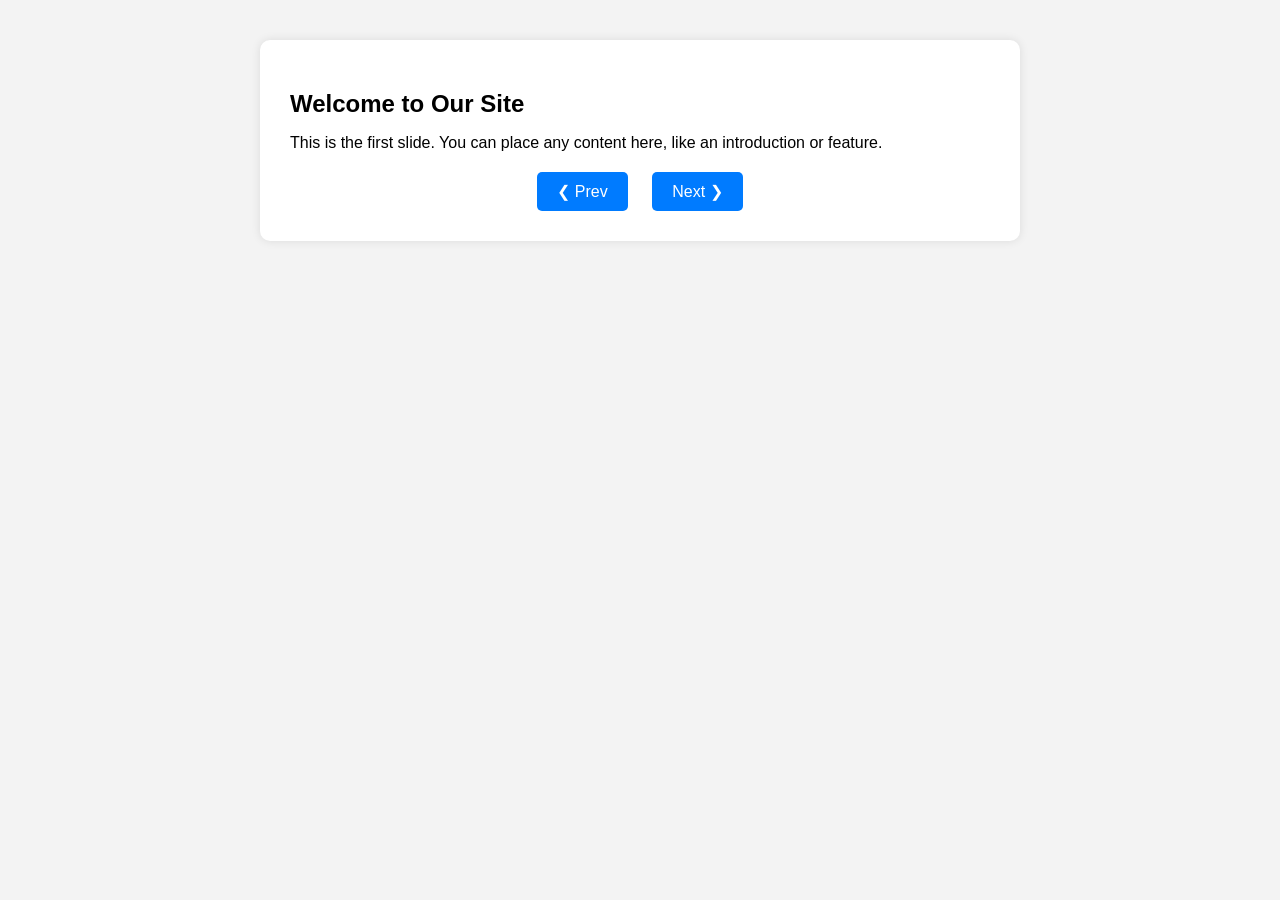
<file: java.html>
<!DOCTYPE html>
<html lang="en">
<head>
  <meta charset="UTF-8">
  <title>Slider with Contact Form</title>
  <style>
    body {
      font-family: Arial, sans-serif;
      margin: 0;
      padding: 40px;
      background-color: #f3f3f3;
    }

    .slider-container {
      max-width: 700px;
      margin: auto;
      position: relative;
      background: white;
      padding: 30px;
      border-radius: 10px;
      box-shadow: 0 0 10px rgba(0,0,0,0.1);
    }

    .slide {
      display: none;
    }

    .slide.active {
      display: block;
    }

    .slide h2 {
      margin-bottom: 15px;
    }

    .nav-buttons {
      text-align: center;
      margin-top: 20px;
    }

    .nav-buttons button {
      padding: 10px 20px;
      font-size: 16px;
      margin: 0 10px;
      cursor: pointer;
      background-color: #007BFF;
      color: white;
      border: none;
      border-radius: 5px;
    }

    .nav-buttons button:hover {
      background-color: #0056b3;
    }

    form input, form textarea {
      width: 100%;
      padding: 10px;
      margin-top: 8px;
      margin-bottom: 16px;
      border: 1px solid #ccc;
      border-radius: 4px;
      resize: vertical;
    }

    form button[type="submit"] {
      background-color: #28a745;
    }

    form button[type="submit"]:hover {
      background-color: #218838;
    }
  </style>
</head>
<body>

<div class="slider-container">
  <div class="slide active">
    <h2>Welcome to Our Site</h2>
    <p>This is the first slide. You can place any content here, like an introduction or feature.</p>
  </div>

  <div class="slide">
    <h2>About Us</h2>
    <p>We offer high-quality products and services. This is the second slide with more info.</p>
  </div>

  <div class="slide">
    <h2>Contact Us</h2>
    <form onsubmit="submitForm(event)">
      <label for="name">Name</label>
      <input type="text" id="name" required>

      <label for="email">Email</label>
      <input type="email" id="email" required>

      <label for="message">Message</label>
      <textarea id="message" rows="5" required></textarea>

      <button type="submit">Send Message</button>
    </form>
  </div>

  <div class="nav-buttons">
    <button onclick="changeSlide(-1)">❮ Prev</button>
    <button onclick="changeSlide(1)">Next ❯</button>
  </div>
</div>

<script>
  let slideIndex = 0;
  const slides = document.querySelectorAll('.slide');

  function showSlide(n) {
    slides.forEach(slide => slide.classList.remove('active'));
    slideIndex = (n + slides.length) % slides.length;
    slides[slideIndex].classList.add('active');
  }

  function changeSlide(n) {
    showSlide(slideIndex + n);
  }

  function submitForm(event) {
    event.preventDefault();
    const name = document.getElementById("name").value.trim();
    const email = document.getElementById("email").value.trim();
    const message = document.getElementById("message").value.trim();

    if (!name || !email || !message) {
      alert("Please fill in all fields.");
      return;
    }

    alert(`Message sent!\nName: ${name}\nEmail: ${email}\nMessage: ${message}`);
    event.target.reset();
  }
</script>

</body>
</html>
</file>
